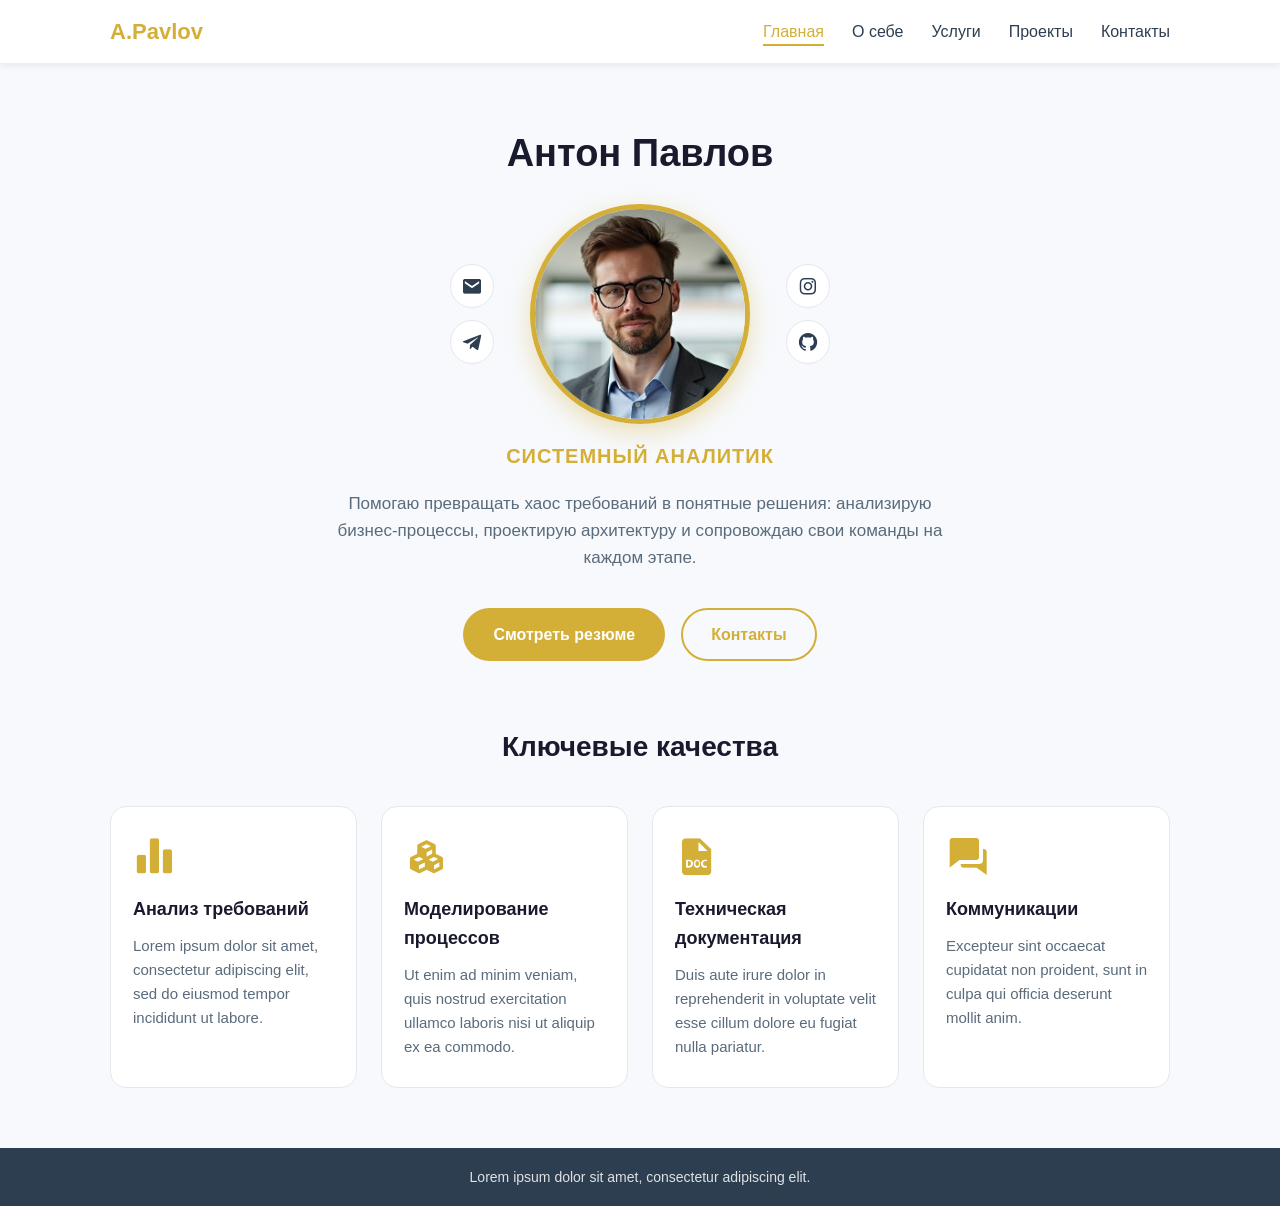
<file: index.html>
<!DOCTYPE html>
<html lang="ru">
<head>
    <meta charset="UTF-8">
    <meta name="viewport" content="width=device-width, initial-scale=1.0">

    <!-- Подключаем общие стили для всех страниц -->
    <link rel="stylesheet" href="css/style.css">
    <!-- Подключаем стили страницы «Главная» -->
    <link rel="stylesheet" href="css/home.css">
    <!-- Подключаем иконки Boxicons -->
    <link href="https://unpkg.com/boxicons@2.1.4/css/boxicons.min.css" rel="stylesheet">

    <title>Главная | A.Pavlov</title>
</head>

<body>
    <!-- Шапка сайта с навигационной панелью -->
    <header class="header">
        <div class="container header_inner">
            <!-- Логотип / название сайта -->
            <a href="index.html" class="logo">A.Pavlov</a>

            <!-- Навигационное меню -->
            <nav class="nav">
                <ul class="nav_list">
                    <li class="nav_item"><a href="index.html" class="nav_link nav_link--active">Главная</a></li>
                    <li class="nav_item"><a href="about.html" class="nav_link">О себе</a></li>
                    <li class="nav_item"><a href="services.html" class="nav_link">Услуги</a></li>
                    <li class="nav_item"><a href="projects.html" class="nav_link">Проекты</a></li>
                    <li class="nav_item"><a href="contacts.html" class="nav_link">Контакты</a></li>
                </ul>
            </nav>
        </div>
    </header>

    <!-- Основной блок главной страницы -->
    <main class="home">
        <div class="container home_inner">
            <h1 class="home_name">Антон Павлов</h1>

            <!-- Иконки соцсетей и фото -->
            <div class="home_media">
                <!-- Иконки слева от фотографии -->
                <aside class="socials socials--left">
                    <a href="#" class="socials_link" title="Email"><i class="bx bxs-envelope"></i></a>
                    <a href="#" class="socials_link" title="Telegram"><i class="bx bxl-telegram"></i></a>
                </aside>

                <!-- Фотография в круглой рамке -->
                <div class="home_avatar">
                    <img src="accets/home.jpg" alt="Фотография Антона Павлова" class="home_photo">
                </div>

                <!-- Иконки справа от фотографии -->
                <aside class="socials socials--right">
                    <a href="#" class="socials_link" title="Instagram"><i class="bx bxl-instagram"></i></a>
                    <a href="#" class="socials_link" title="GitHub"><i class="bx bxl-github"></i></a>
                </aside>
            </div>

            <!-- Роль / профессия -->
            <p class="home_role">Системный аналитик</p>

            <!-- Короткое приветствие -->
            <p class="home_text">Помогаю превращать хаос требований в понятные решения: анализирую бизнес-процессы, проектирую архитектуру и сопровождаю свои команды на каждом этапе.</p>

            <!-- Кнопки действий -->
            <div class="home_buttons">
                <!-- Ссылка на резюме (PDF ещё не добавлен, ссылка-плейсхолдер) -->
                <a href="#" class="btn btn--primary">Смотреть резюме</a>
                <!-- Ссылка на страницу «Контакты» (страница создаётся позже) -->
                <a href="contacts.html" class="btn btn--secondary">Контакты</a>
            </div>

            <!-- Блок ключевых качеств -->
            <section class="qualities">
                <h2 class="qualities_title">Ключевые качества</h2>

                <!-- Сетка карточек -->
                <div class="qualities_grid">
                    <!-- Карточка: анализ требований -->
                    <article class="quality-card">
                        <i class="bx bxs-bar-chart-alt-2 quality-card_icon"></i>
                        <h3 class="quality-card_title">Анализ требований</h3>
                        <p class="quality-card_text">Lorem ipsum dolor sit amet, consectetur adipiscing elit, sed do eiusmod tempor incididunt ut labore.</p>
                    </article>

                    <!-- Карточка: моделирование требований -->
                    <article class="quality-card">
                        <i class="bx bxs-component quality-card_icon"></i>
                        <h3 class="quality-card_title">Моделирование процессов</h3>
                        <p class="quality-card_text">Ut enim ad minim veniam, quis nostrud exercitation ullamco laboris nisi ut aliquip ex ea commodo.</p>
                    </article>

                    <!-- Карточка: работа с документацией -->
                    <article class="quality-card">
                        <i class="bx bxs-file-doc quality-card_icon"></i>
                        <h3 class="quality-card_title">Техническая документация</h3>
                        <p class="quality-card_text">Duis aute irure dolor in reprehenderit in voluptate velit esse cillum dolore eu fugiat nulla pariatur.</p>
                    </article>

                    <!-- Карточка: коммуникации -->
                    <article class="quality-card">
                        <i class="bx bxs-conversation quality-card_icon"></i>
                        <h3 class="quality-card_title">Коммуникации</h3>
                        <p class="quality-card_text">Excepteur sint occaecat cupidatat non proident, sunt in culpa qui officia deserunt mollit anim.</p>
                    </article>
                </div>
            </section>
        </div>
    </main>

    <!-- Подвал сайта -->
    <footer class="footer">
        <div class="container">
            <p class="footer_text">Lorem ipsum dolor sit amet, consectetur adipiscing elit.</p>
        </div>
    </footer>
</body>
</html>
</file>
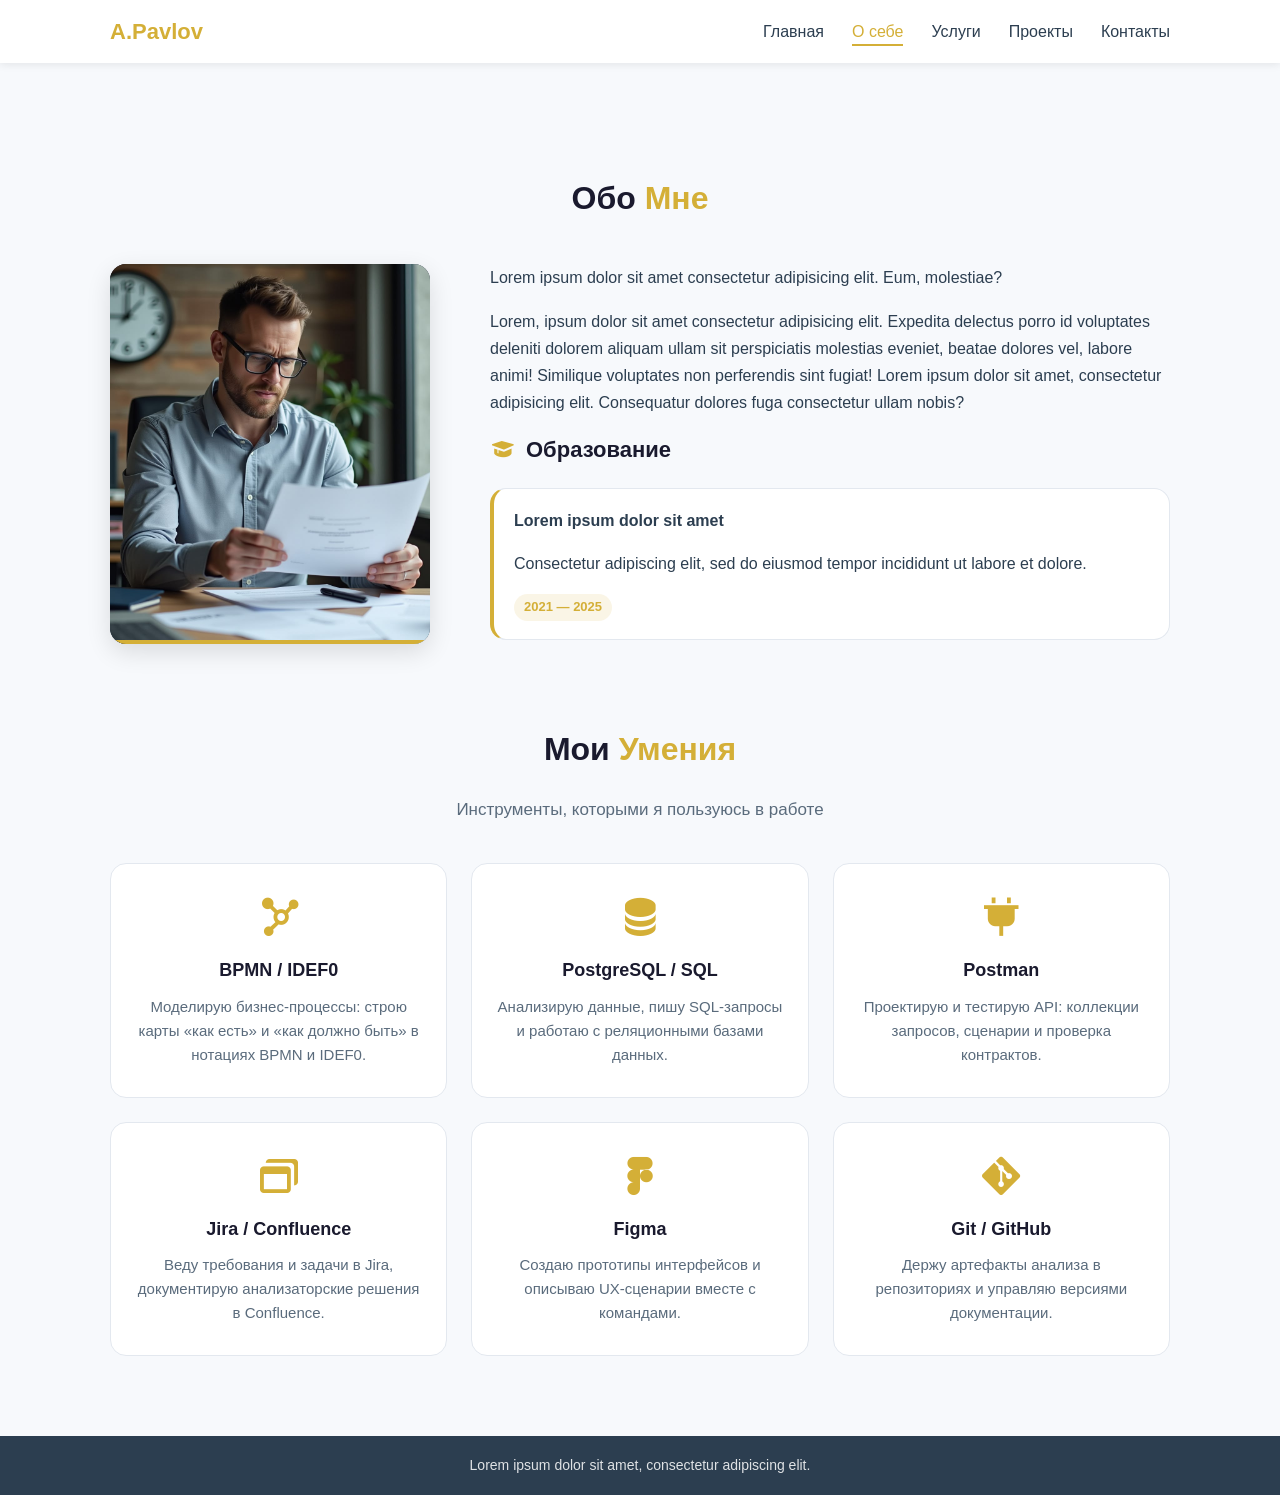
<file: about.html>
<!DOCTYPE html>
<html lang="ru">
<head>
    <meta charset="UTF-8">
    <meta name="viewport" content="width=device-width, initial-scale=1.0">

    <!-- Подключаем общие стили для всех страниц -->
    <link rel="stylesheet" href="css/style.css">
    <!-- Подключаем стили страницы «Главная» -->
    <link rel="stylesheet" href="css/about.css">
    <!-- Подключаем иконки Boxicons -->
    <link href="https://unpkg.com/boxicons@2.1.4/css/boxicons.min.css" rel="stylesheet">

    <title>Обо мне | A.Pavlov</title>
</head>

<body>
    <!-- Шапка сайта с навигационной панелью -->
    <header class="header">
        <div class="container header_inner">
            <!-- Логотип / название сайта -->
            <a href="index.html" class="logo">A.Pavlov</a>

            <!-- Навигационное меню -->
            <nav class="nav">
                <ul class="nav_list">
                    <li class="nav_item"><a href="index.html" class="nav_link">Главная</a></li>
                    <li class="nav_item"><a href="about.html" class="nav_link nav_link--active">О себе</a></li>
                    <li class="nav_item"><a href="services.html" class="nav_link">Услуги</a></li>
                    <li class="nav_item"><a href="projects.html" class="nav_link">Проекты</a></li>
                    <li class="nav_item"><a href="contacts.html" class="nav_link">Контакты</a></li>
                </ul>
            </nav>
        </div>
    </header>

    <section class="about">
        <div class="container">
            <h2 class="section_title">Обо <span>Мне</span></h2>
            <div class="about_content">
                <div class="about_photo">
                    <img src="accets/about.jpg" alt="about_img">
                </div>
                <div class="about_info">
                    <p>Lorem ipsum dolor sit amet consectetur adipisicing elit. Eum, molestiae?</p>
                    <p>Lorem, ipsum dolor sit amet consectetur adipisicing elit. 
                        Expedita delectus porro id voluptates deleniti dolorem aliquam ullam sit 
                        perspiciatis molestias eveniet, beatae dolores vel, labore animi! 
                        Similique voluptates non perferendis sint fugiat! Lorem ipsum dolor sit amet, consectetur adipisicing elit. 
                        Consequatur dolores fuga consectetur ullam nobis?
                    </p>

                    <h3 class="about_edu_title"><i class="bx bxs-graduation"></i> Образование</h3>
                    <div class="about_edu">
                        <div class="about_edu_item">
                            <p class="about_edu_name">Lorem ipsum dolor sit amet</p>
                            <p class="about_edu_text">Consectetur adipiscing elit, sed do eiusmod tempor incididunt ut labore et dolore.</p>
                            <span class="about_edu_year">2021 — 2025</span>
                        </div>
                    </div>
                </div>
            </div>
        </div>
    </section>

    <section class="skills">
        <div class="container">
            <h2 class="section_title">Мои <span>Умения</span></h2>
            <p class="skills_subtitle">Инструменты, которыми я пользуюсь в работе</p>

            <div class="skills_grid">
                <article class="skills_card">
                    <i class="bx bxs-network-chart skills_card_icon"></i>
                    <h3 class="skills_card_title">BPMN / IDEF0</h3>
                    <p class="skills_card_text">Моделирую бизнес-процессы: строю карты «как есть» и «как должно быть» в нотациях BPMN и IDEF0.</p>
                </article>

                <article class="skills_card">
                    <i class="bx bxs-data skills_card_icon"></i>
                    <h3 class="skills_card_title">PostgreSQL / SQL</h3>
                    <p class="skills_card_text">Анализирую данные, пишу SQL-запросы и работаю с реляционными базами данных.</p>
                </article>

                <article class="skills_card">
                    <i class="bx bxs-plug skills_card_icon"></i>
                    <h3 class="skills_card_title">Postman</h3>
                    <p class="skills_card_text">Проектирую и тестирую API: коллекции запросов, сценарии и проверка контрактов.</p>
                </article>

                <article class="skills_card">
                    <i class="bx bx-windows skills_card_icon"></i>
                    <h3 class="skills_card_title">Jira / Confluence</h3>
                    <p class="skills_card_text">Веду требования и задачи в Jira, документирую анализаторские решения в Confluence.</p>
                </article>

                <article class="skills_card">
                    <i class="bx bxl-figma skills_card_icon"></i>
                    <h3 class="skills_card_title">Figma</h3>
                    <p class="skills_card_text">Создаю прототипы интерфейсов и описываю UX-сценарии вместе с командами.</p>
                </article>

                <article class="skills_card">
                    <i class="bx bxl-git skills_card_icon"></i>
                    <h3 class="skills_card_title">Git / GitHub</h3>
                    <p class="skills_card_text">Держу артефакты анализа в репозиториях и управляю версиями документации.</p>
                </article>
            </div>
        </div>
    </section>

    <footer class="footer">
        <div class="container">
            <p class="footer_text">Lorem ipsum dolor sit amet, consectetur adipiscing elit.</p>
        </div>
    </footer>
</body>
</file>
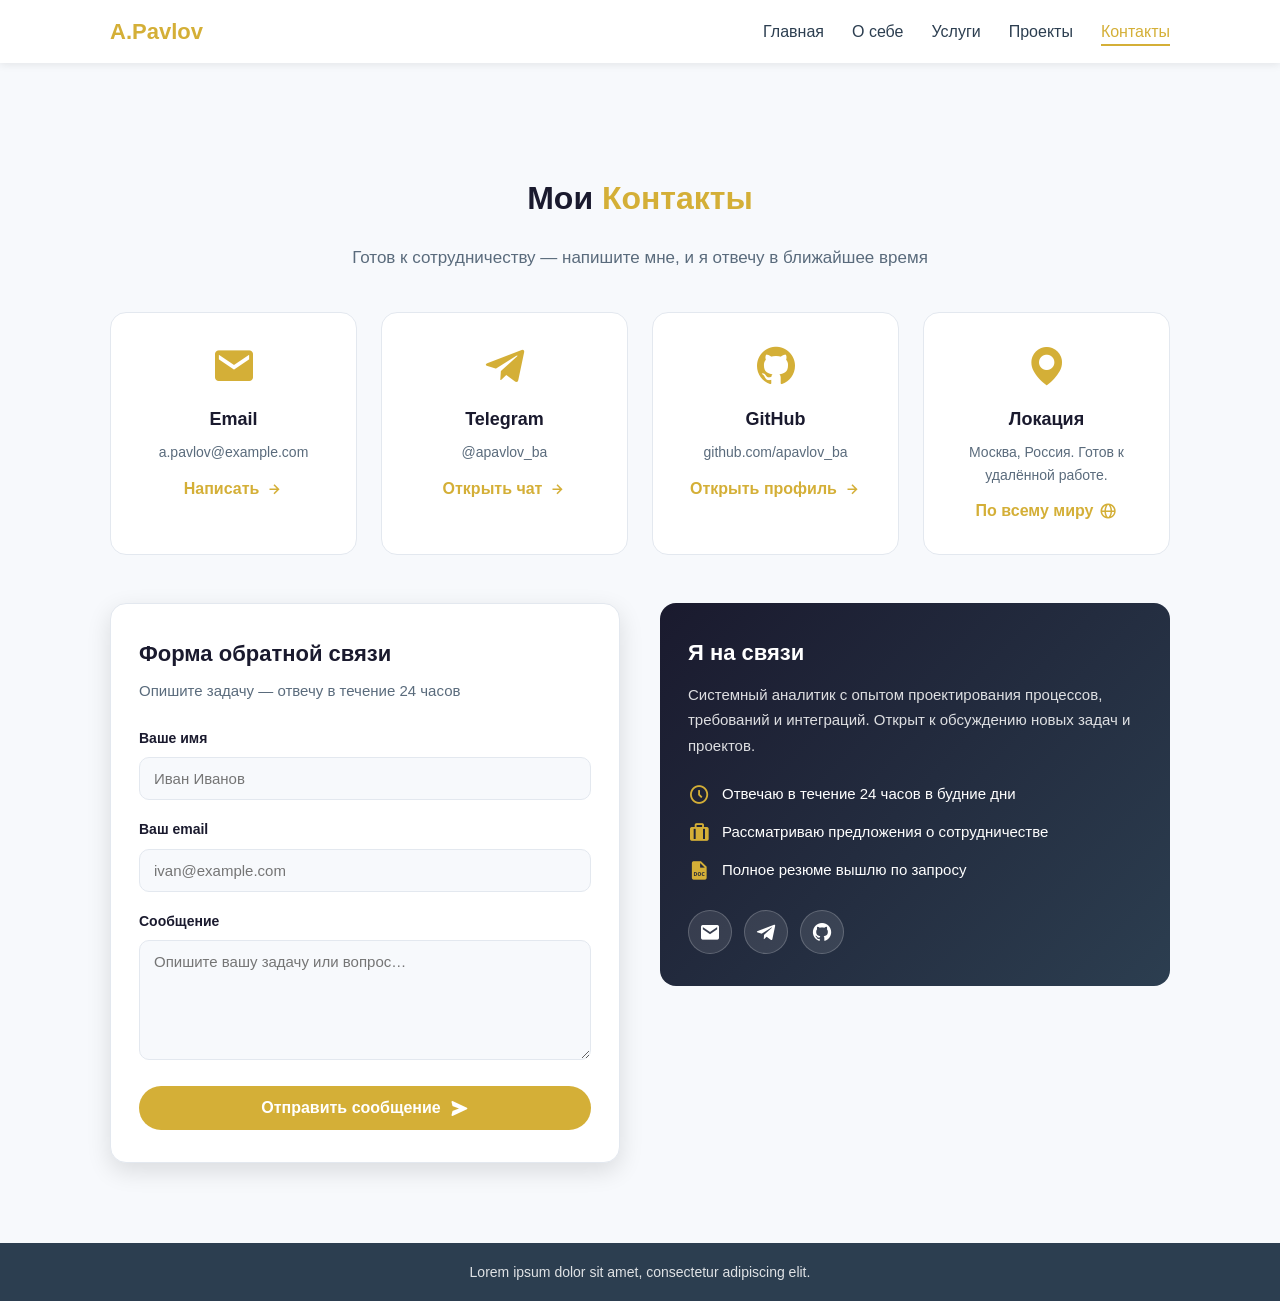
<file: contacts.html>
<!DOCTYPE html>
<html lang="ru">
<head>
    <meta charset="UTF-8">
    <meta name="viewport" content="width=device-width, initial-scale=1.0">

    <!-- Подключаем общие стили для всех страниц -->
    <link rel="stylesheet" href="css/style.css">
    <!-- Подключаем стили страницы «Контакты» -->
    <link rel="stylesheet" href="css/contacts.css">
    <!-- Подключаем иконки Boxicons -->
    <link href="https://unpkg.com/boxicons@2.1.4/css/boxicons.min.css" rel="stylesheet">

    <title>Контакты | A.Pavlov</title>
</head>

<body>
    <!-- Шапка сайта с навигационной панелью -->
    <header class="header">
        <div class="container header_inner">
            <!-- Логотип / название сайта -->
            <a href="index.html" class="logo">A.Pavlov</a>

            <!-- Навигационное меню -->
            <nav class="nav">
                <ul class="nav_list">
                    <li class="nav_item"><a href="index.html" class="nav_link">Главная</a></li>
                    <li class="nav_item"><a href="about.html" class="nav_link">О себе</a></li>
                    <li class="nav_item"><a href="services.html" class="nav_link">Услуги</a></li>
                    <li class="nav_item"><a href="projects.html" class="nav_link">Проекты</a></li>
                    <li class="nav_item"><a href="contacts.html" class="nav_link nav_link--active">Контакты</a></li>
                </ul>
            </nav>
        </div>
    </header>

    <!-- Основной блок страницы контактов -->
    <main class="contacts">
        <div class="container">
            <h2 class="section_title">Мои <span>Контакты</span></h2>
            <p class="contacts_subtitle">Готов к сотрудничеству — напишите мне, и я отвечу в ближайшее время</p>

            <!-- Сетка карточек с контактами -->
            <div class="contacts_grid">
                <!-- Контакт: email -->
                <article class="contact_card">
                    <i class="bx bxs-envelope contact_card_icon"></i>
                    <h3 class="contact_card_title">Email</h3>
                    <p class="contact_card_text">a.pavlov@example.com</p>
                    <a href="mailto:a.pavlov@example.com" class="contact_card_link">Написать <i class="bx bx-right-arrow-alt"></i></a>
                </article>

                <!-- Контакт: telegram -->
                <article class="contact_card">
                    <i class="bx bxl-telegram contact_card_icon"></i>
                    <h3 class="contact_card_title">Telegram</h3>
                    <p class="contact_card_text">@apavlov_ba</p>
                    <a href="https://t.me/apavlov_ba" target="_blank" rel="noopener" class="contact_card_link">Открыть чат <i class="bx bx-right-arrow-alt"></i></a>
                </article>

                <!-- Контакт: github -->
                <article class="contact_card">
                    <i class="bx bxl-github contact_card_icon"></i>
                    <h3 class="contact_card_title">GitHub</h3>
                    <p class="contact_card_text">github.com/apavlov_ba</p>
                    <a href="https://github.com/apavlov_ba" target="_blank" rel="noopener" class="contact_card_link">Открыть профиль <i class="bx bx-right-arrow-alt"></i></a>
                </article>

                <!-- Контакт: локация -->
                <article class="contact_card">
                    <i class="bx bxs-map contact_card_icon"></i>
                    <h3 class="contact_card_title">Локация</h3>
                    <p class="contact_card_text">Москва, Россия. Готов к удалённой работе.</p>
                    <span class="contact_card_link">По всему миру <i class="bx bx-globe"></i></span>
                </article>
            </div>

            <!-- Блок с формой обратной связи и доп. информацией -->
            <div class="contacts_bottom">
                <!-- Форма обратной связи. Сайт статический, без бэкенда, поэтому письмо формируется в почтовом клиенте через mailto. -->
                <form class="contact_form" action="mailto:a.pavlov@example.com" method="post" enctype="text/plain">
                    <h3 class="contact_form_title">Форма обратной связи</h3>
                    <p class="contact_form_subtitle">Опишите задачу — отвечу в течение 24 часов</p>

                    <div class="form_group">
                        <label for="contact-name">Ваше имя</label>
                        <input type="text" id="contact-name" name="Имя" placeholder="Иван Иванов" required>
                    </div>

                    <div class="form_group">
                        <label for="contact-email">Ваш email</label>
                        <input type="email" id="contact-email" name="Email" placeholder="ivan@example.com" required>
                    </div>

                    <div class="form_group">
                        <label for="contact-message">Сообщение</label>
                        <textarea id="contact-message" name="Сообщение" placeholder="Опишите вашу задачу или вопрос…" required></textarea>
                    </div>

                    <button type="submit" class="btn btn--primary">Отправить сообщение <i class="bx bxs-send"></i></button>
                </form>

                <!-- Блок «Я на связи» -->
                <aside class="contacts_info">
                    <h3 class="contacts_info_title">Я на связи</h3>
                    <p class="contacts_info_text">Системный аналитик с опытом проектирования процессов, требований и интеграций. Открыт к обсуждению новых задач и проектов.</p>

                    <ul class="contacts_info_list">
                        <li><i class="bx bx-time-five"></i> Отвечаю в течение 24 часов в будние дни</li>
                        <li><i class="bx bxs-briefcase-alt"></i> Рассматриваю предложения о сотрудничестве</li>
                        <li><i class="bx bxs-file-doc"></i> Полное резюме вышлю по запросу</li>
                    </ul>

                    <!-- Соцсети -->
                    <div class="contacts_info_socials">
                        <a href="mailto:a.pavlov@example.com" title="Email" class="contacts_info_social"><i class="bx bxs-envelope"></i></a>
                        <a href="https://t.me/apavlov_ba" target="_blank" rel="noopener" title="Telegram" class="contacts_info_social"><i class="bx bxl-telegram"></i></a>
                        <a href="https://github.com/apavlov_ba" target="_blank" rel="noopener" title="GitHub" class="contacts_info_social"><i class="bx bxl-github"></i></a>
                    </div>
                </aside>
            </div>
        </div>
    </main>

    <!-- Подвал сайта -->
    <footer class="footer">
        <div class="container">
            <p class="footer_text">Lorem ipsum dolor sit amet, consectetur adipiscing elit.</p>
        </div>
    </footer>
</body>
</html>
</file>
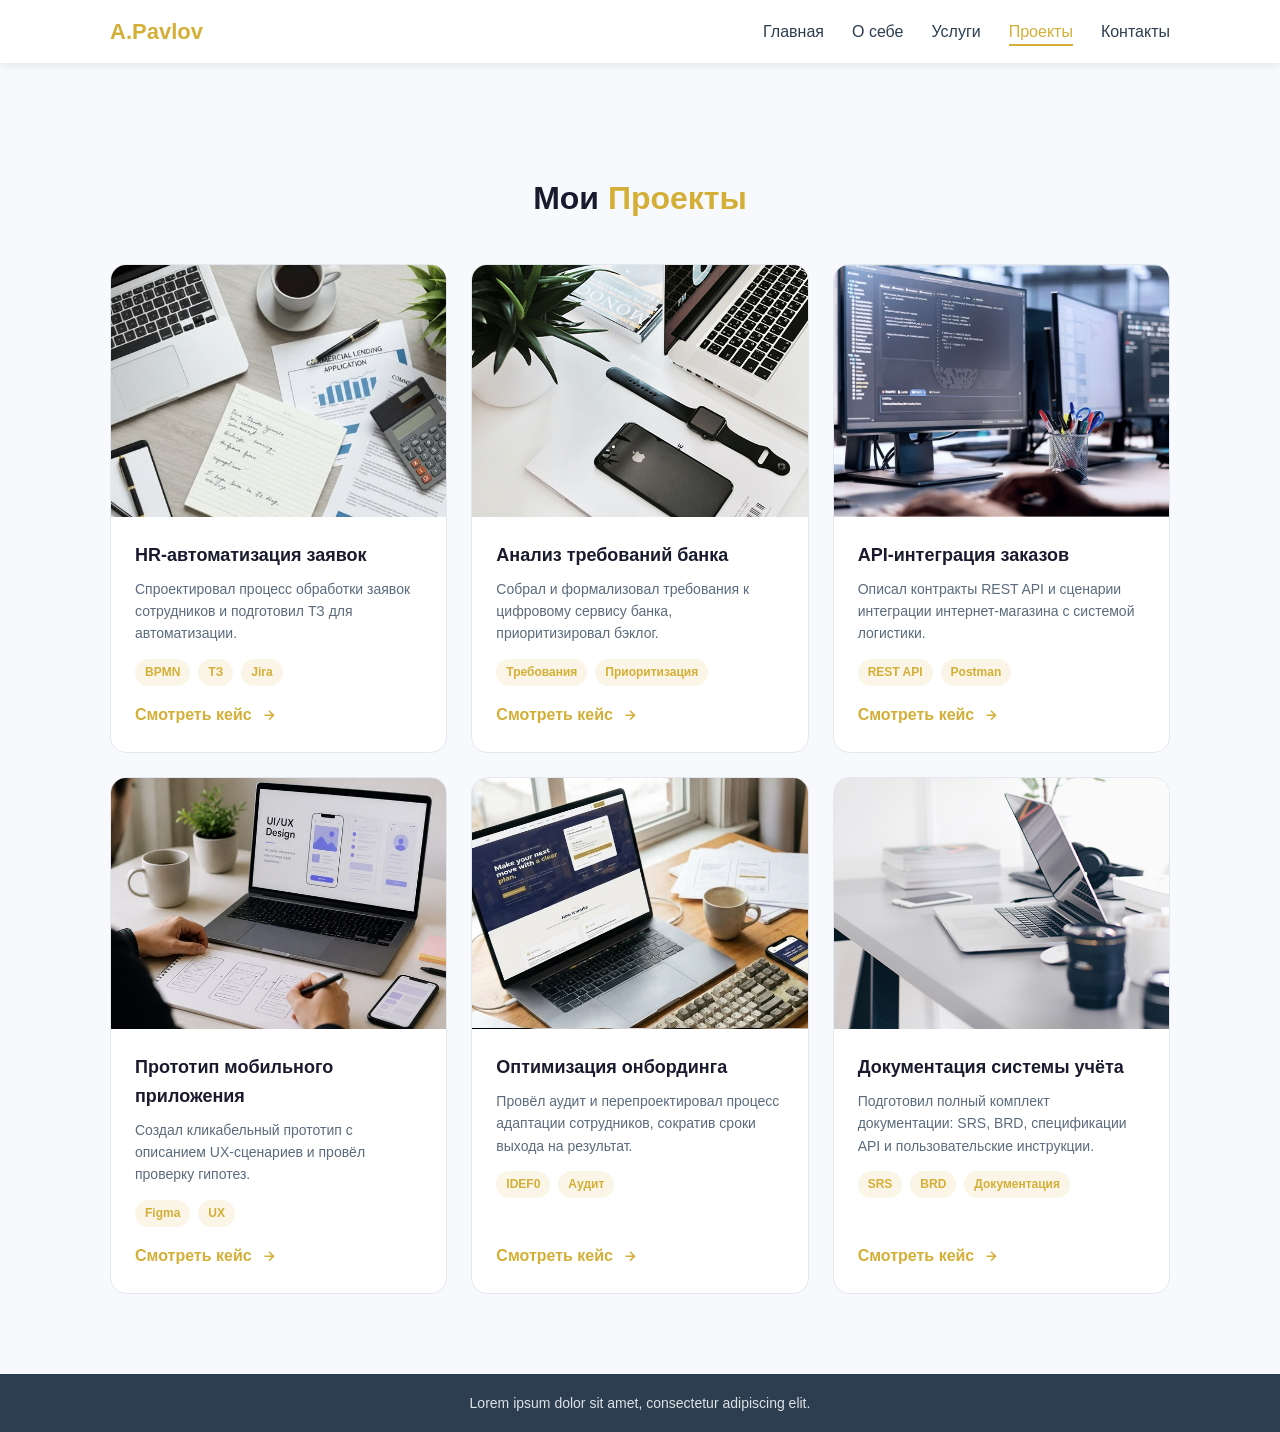
<file: projects.html>
<!DOCTYPE html>
<html lang="ru">
<head>
    <meta charset="UTF-8">
    <meta name="viewport" content="width=device-width, initial-scale=1.0">

    <!-- Подключаем общие стили для всех страниц -->
    <link rel="stylesheet" href="css/style.css">
    <!-- Подключаем стили страницы «Проекты» -->
    <link rel="stylesheet" href="css/projects.css">
    <!-- Подключаем иконки Boxicons -->
    <link href="https://unpkg.com/boxicons@2.1.4/css/boxicons.min.css" rel="stylesheet">

    <title>Проекты | A.Pavlov</title>
</head>

<body>
    <!-- Шапка сайта с навигационной панелью -->
    <header class="header">
        <div class="container header_inner">
            <!-- Логотип / название сайта -->
            <a href="index.html" class="logo">A.Pavlov</a>

            <!-- Навигационное меню -->
            <nav class="nav">
                <ul class="nav_list">
                    <li class="nav_item"><a href="index.html" class="nav_link">Главная</a></li>
                    <li class="nav_item"><a href="about.html" class="nav_link">О себе</a></li>
                    <li class="nav_item"><a href="services.html" class="nav_link">Услуги</a></li>
                    <li class="nav_item"><a href="projects.html" class="nav_link nav_link--active">Проекты</a></li>
                    <li class="nav_item"><a href="contacts.html" class="nav_link">Контакты</a></li>
                </ul>
            </nav>
        </div>
    </header>

    <!-- Основной блок страницы проектов -->
    <main class="projects">
        <div class="container">
            <h2 class="section_title">Мои <span>Проекты</span></h2>

            <!-- Сетка проектов -->
            <div class="projects_grid">
                <!-- Проект: автоматизация HR-заявок -->
                <article class="project_card">
                    <div class="project_card_media">
                        <img src="accets/portfolio1.jpg" alt="Превью проекта HR-автоматизация">
                    </div>
                    <div class="project_card_body">
                        <h3 class="project_card_title">HR-автоматизация заявок</h3>
                        <p class="project_card_text">Спроектировал процесс обработки заявок сотрудников и подготовил ТЗ для автоматизации.</p>
                        <div class="project_card_tags">
                            <span class="project_tag">BPMN</span>
                            <span class="project_tag">ТЗ</span>
                            <span class="project_tag">Jira</span>
                        </div>
                        <a href="#" class="project_card_link">Смотреть кейс <i class="bx bx-right-arrow-alt"></i></a>
                    </div>
                </article>

                <!-- Проект: анализ требований банковского сервиса -->
                <article class="project_card">
                    <div class="project_card_media">
                        <img src="accets/portfolio2.jpg" alt="Превью проекта анализа требований">
                    </div>
                    <div class="project_card_body">
                        <h3 class="project_card_title">Анализ требований банка</h3>
                        <p class="project_card_text">Собрал и формализовал требования к цифровому сервису банка, приоритизировал бэклог.</p>
                        <div class="project_card_tags">
                            <span class="project_tag">Требования</span>
                            <span class="project_tag">Приоритизация</span>
                        </div>
                        <a href="#" class="project_card_link">Смотреть кейс <i class="bx bx-right-arrow-alt"></i></a>
                    </div>
                </article>

                <!-- Проект: API-интеграция -->
                <article class="project_card">
                    <div class="project_card_media">
                        <img src="accets/portfolio3.jpg" alt="Превью проекта API-интеграции">
                    </div>
                    <div class="project_card_body">
                        <h3 class="project_card_title">API-интеграция заказов</h3>
                        <p class="project_card_text">Описал контракты REST API и сценарии интеграции интернет-магазина с системой логистики.</p>
                        <div class="project_card_tags">
                            <span class="project_tag">REST API</span>
                            <span class="project_tag">Postman</span>
                        </div>
                        <a href="#" class="project_card_link">Смотреть кейс <i class="bx bx-right-arrow-alt"></i></a>
                    </div>
                </article>

                <!-- Проект: прототип мобильного приложения -->
                <article class="project_card">
                    <div class="project_card_media">
                        <img src="accets/portfolio4.jpg" alt="Превью проекта прототипа приложения">
                    </div>
                    <div class="project_card_body">
                        <h3 class="project_card_title">Прототип мобильного приложения</h3>
                        <p class="project_card_text">Создал кликабельный прототип с описанием UX-сценариев и провёл проверку гипотез.</p>
                        <div class="project_card_tags">
                            <span class="project_tag">Figma</span>
                            <span class="project_tag">UX</span>
                        </div>
                        <a href="#" class="project_card_link">Смотреть кейс <i class="bx bx-right-arrow-alt"></i></a>
                    </div>
                </article>

                <!-- Проект: оптимизация онбординга -->
                <article class="project_card">
                    <div class="project_card_media">
                        <img src="accets/portfolio5.jpg" alt="Превью проекта оптимизации онбординга">
                    </div>
                    <div class="project_card_body">
                        <h3 class="project_card_title">Оптимизация онбординга</h3>
                        <p class="project_card_text">Провёл аудит и перепроектировал процесс адаптации сотрудников, сократив сроки выхода на результат.</p>
                        <div class="project_card_tags">
                            <span class="project_tag">IDEF0</span>
                            <span class="project_tag">Аудит</span>
                        </div>
                        <a href="#" class="project_card_link">Смотреть кейс <i class="bx bx-right-arrow-alt"></i></a>
                    </div>
                </article>

                <!-- Проект: документация системы учёта -->
                <article class="project_card">
                    <div class="project_card_media">
                        <img src="accets/portfolio6.jpg" alt="Превью проекта документации системы учёта">
                    </div>
                    <div class="project_card_body">
                        <h3 class="project_card_title">Документация системы учёта</h3>
                        <p class="project_card_text">Подготовил полный комплект документации: SRS, BRD, спецификации API и пользовательские инструкции.</p>
                        <div class="project_card_tags">
                            <span class="project_tag">SRS</span>
                            <span class="project_tag">BRD</span>
                            <span class="project_tag">Документация</span>
                        </div>
                        <a href="#" class="project_card_link">Смотреть кейс <i class="bx bx-right-arrow-alt"></i></a>
                    </div>
                </article>
            </div>
        </div>
    </main>

    <!-- Подвал сайта -->
    <footer class="footer">
        <div class="container">
            <p class="footer_text">Lorem ipsum dolor sit amet, consectetur adipiscing elit.</p>
        </div>
    </footer>
</body>
</html>
</file>
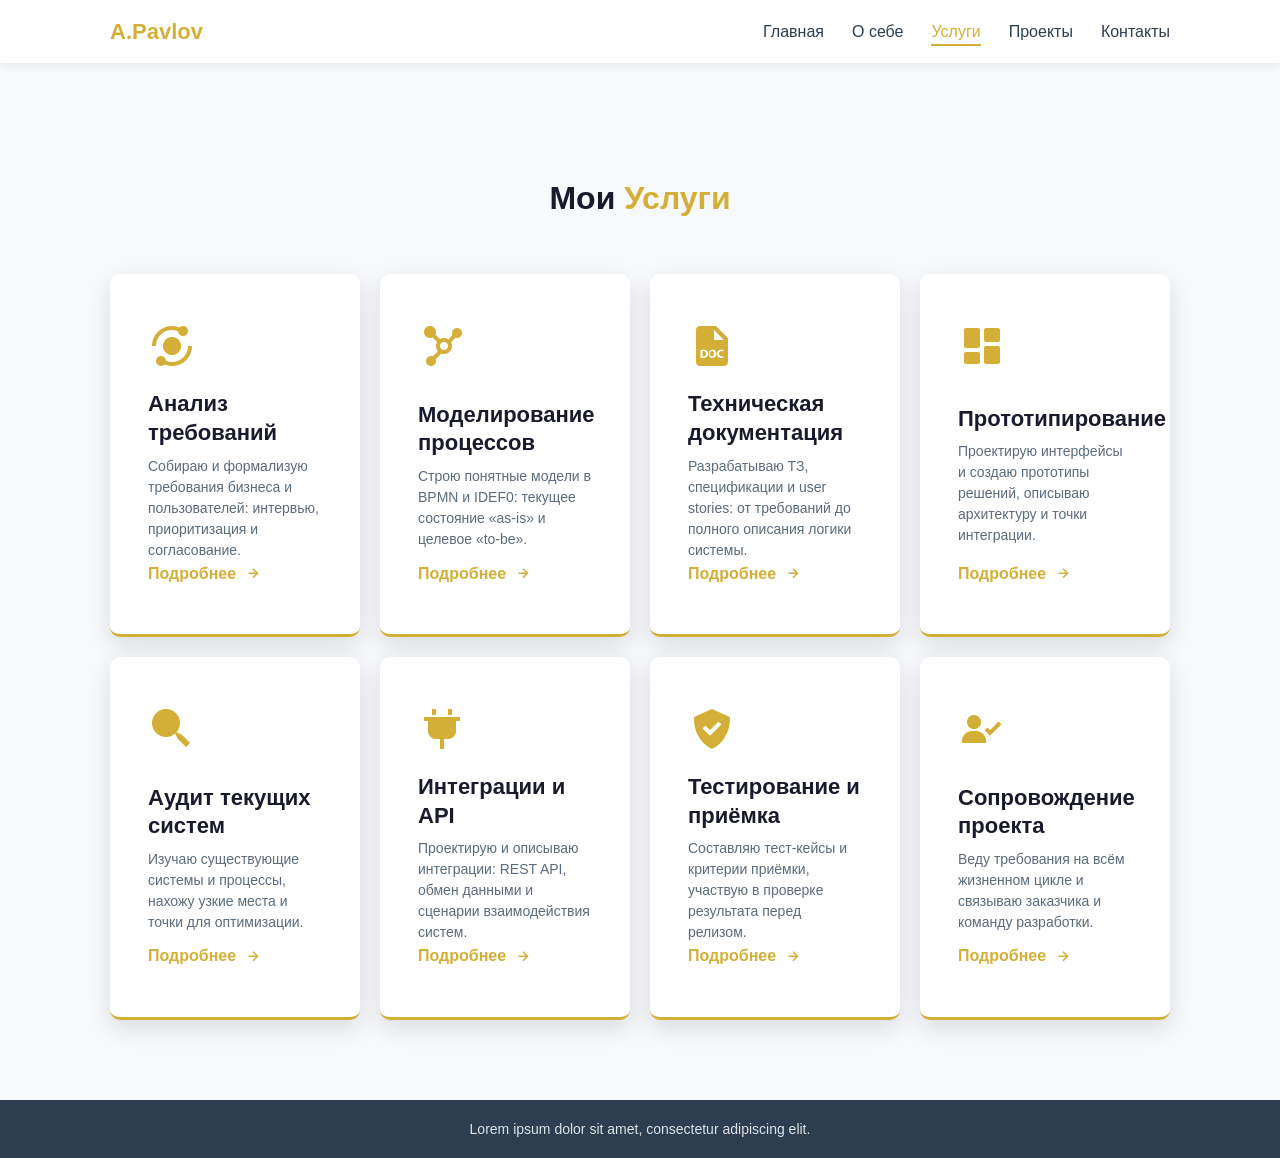
<file: services.html>
<!DOCTYPE html>
<html lang="ru">
<head>
    <meta charset="UTF-8">
    <meta name="viewport" content="width=device-width, initial-scale=1.0">

    <!-- Подключаем общие стили для всех страниц -->
    <link rel="stylesheet" href="css/style.css">
    <!-- Подключаем стили страницы «Услуги» -->
    <link rel="stylesheet" href="css/services.css">
    <!-- Подключаем иконки Boxicons -->
    <link href="https://unpkg.com/boxicons@2.1.4/css/boxicons.min.css" rel="stylesheet">

    <title>Услуги | A.Pavlov</title>
</head>

<body>
    <!-- Шапка сайта с навигационной панелью -->
    <header class="header">
        <div class="container header_inner">
            <!-- Логотип / название сайта -->
            <a href="index.html" class="logo">A.Pavlov</a>

            <!-- Навигационное меню -->
            <nav class="nav">
                <ul class="nav_list">
                    <li class="nav_item"><a href="index.html" class="nav_link">Главная</a></li>
                    <li class="nav_item"><a href="about.html" class="nav_link">О себе</a></li>
                    <li class="nav_item"><a href="services.html" class="nav_link nav_link--active">Услуги</a></li>
                    <li class="nav_item"><a href="projects.html" class="nav_link">Проекты</a></li>
                    <li class="nav_item"><a href="contacts.html" class="nav_link">Контакты</a></li>
                </ul>
            </nav>
        </div>
    </header>

    <!-- Основной блок страницы услуг -->
    <main class="services">
        <div class="container">
            <h2 class="services-description">Мои <span>Услуги</span></h2>

            <!-- Список услуг -->
            <ul class="services-list">
                <!-- Контейнер с карточками (li отвечает за расположение в линию) -->
                <li class="services-container">
                    <!-- Карточка: анализ требований -->
                    <article class="services-card">
                        <i class="bx bxs-analyse"></i>
                        <div class="services-card_body">
                            <h3>Анализ требований</h3>
                            <p>Собираю и формализую требования бизнеса и пользователей: интервью, 
                                приоритизация и согласование.
                            </p>
                        </div>
                        <a href="#" class="learn-more-btn" data-modal="modal-requirements">Подробнее 
                            <i class="bx bx-right-arrow-alt"></i></a>
                    </article>

                    <!-- Карточка: моделирование процессов -->
                    <article class="services-card">
                        <i class="bx bxs-network-chart"></i>
                        <div class="services-card_body">
                            <h3>Моделирование процессов</h3>
                            <p>Строю понятные модели в BPMN и IDEF0: текущее состояние «as-is» и целевое 
                                «to-be».
                            </p>
                        </div>
                        <a href="#" class="learn-more-btn" data-modal="modal-modeling">Подробнее 
                            <i class="bx bx-right-arrow-alt"></i></a>
                    </article>

                    <!-- Карточка: техническая документация -->
                    <article class="services-card">
                        <i class="bx bxs-file-doc"></i>
                        <div class="services-card_body">
                            <h3>Техническая документация</h3>
                            <p>Разрабатываю ТЗ, спецификации и user stories: от требований до полного описания 
                                логики системы.
                            </p>
                        </div>
                        <a href="#" class="learn-more-btn" data-modal="modal-docs">Подробнее 
                            <i class="bx bx-right-arrow-alt"></i></a>
                    </article>

                    <!-- Карточка: прототипирование -->
                    <article class="services-card">
                        <i class="bx bxs-dashboard"></i>
                        <div class="services-card_body">
                            <h3>Прототипирование</h3>
                            <p>Проектирую интерфейсы и создаю прототипы решений, описываю архитектуру и 
                                точки интеграции.
                            </p>
                        </div>
                        <a href="#" class="learn-more-btn" data-modal="modal-prototyping">Подробнее 
                            <i class="bx bx-right-arrow-alt"></i></a>
                    </article>

                    <!-- Карточка: аудит текущих систем -->
                    <article class="services-card">
                        <i class="bx bxs-search-alt-2"></i>
                        <div class="services-card_body">
                            <h3>Аудит текущих систем</h3>
                            <p>Изучаю существующие системы и процессы, нахожу узкие места и точки для 
                                оптимизации.
                            </p>
                        </div>
                        <a href="#" class="learn-more-btn" data-modal="modal-audit">Подробнее 
                            <i class="bx bx-right-arrow-alt"></i></a>
                    </article>

                    <!-- Карточка: интеграции и API -->
                    <article class="services-card">
                        <i class="bx bxs-plug"></i>
                        <div class="services-card_body">
                            <h3>Интеграции и API</h3>
                            <p>Проектирую и описываю интеграции: REST API, обмен данными и сценарии 
                                взаимодействия систем.
                            </p>
                        </div>
                        <a href="#" class="learn-more-btn" data-modal="modal-api">Подробнее 
                            <i class="bx bx-right-arrow-alt"></i></a>
                    </article>

                    <!-- Карточка: тестирование и приёмка -->
                    <article class="services-card">
                        <i class="bx bxs-check-shield"></i>
                        <div class="services-card_body">
                            <h3>Тестирование и приёмка</h3>
                            <p>Составляю тест-кейсы и критерии приёмки, участвую в проверке результата перед 
                                релизом.
                            </p>
                        </div>
                        <a href="#" class="learn-more-btn" data-modal="modal-testing">Подробнее 
                            <i class="bx bx-right-arrow-alt"></i></a>
                    </article>

                    <!-- Карточка: сопровождение проекта -->
                    <article class="services-card">
                        <i class="bx bxs-user-check"></i>
                        <div class="services-card_body">
                            <h3>Сопровождение проекта</h3>
                            <p>Веду требования на всём жизненном цикле и связываю заказчика и команду 
                                разработки.
                            </p>
                        </div>
                        <a href="#" class="learn-more-btn" data-modal="modal-support">Подробнее 
                            <i class="bx bx-right-arrow-alt"></i></a>
                    </article>
                </li>
            </ul>
        </div>
    </main>

    <!-- Модальное окно: анализ требований -->
    <div class="services-modal" id="modal-requirements">
        <div class="services-modal_body">
            <i class="bx bx-x modal-close-btn"></i>
            <h3 class="services-modal_title">Анализ требований</h3>
            <h4 class="services-modal_subtitle">Что включает услуга?</h4>
            <p>Анализ требований помогает понять, что именно нужно бизнесу и пользователям, и превратить 
                разрозненные пожелания в формализованные и понятные команде требования.
            </p>
            <h4 class="services-modal_subtitle">Что я делаю</h4>
            <ul class="services-modal_list">
                <li><i class="bx bxs-check-circle"></i> Провожу интервью с заказчиками и пользователями</li>
                <li><i class="bx bxs-check-circle"></i> Формализую и структурирую требования</li>
                <li><i class="bx bxs-check-circle"></i> Приоритизирую и оцениваю трудоёмкость</li>
                <li><i class="bx bxs-check-circle"></i> Согласую требования с командой и заказчиком</li>
            </ul>
        </div>
    </div>

    <!-- Модальное окно: моделирование процессов -->
    <div class="services-modal" id="modal-modeling">
        <div class="services-modal_body">
            <i class="bx bx-x modal-close-btn"></i>
            <h3 class="services-modal_title">Моделирование процессов</h3>
            <h4 class="services-modal_subtitle">Что включает услуга?</h4>
            <p>Моделирование процессов помогает наглядно описать текущую работу компании и спроектировать 
                целевые процессы до начала разработки и внедрения.
            </p>
            <h4 class="services-modal_subtitle">Что я делаю</h4>
            <ul class="services-modal_list">
                <li><i class="bx bxs-check-circle"></i> Строю модели «как есть» (as-is) и «как должно быть» (to-be)</li>
                <li><i class="bx bxs-check-circle"></i> Проектирую процессы в BPMN, IDEF0 и диаграммах активности</li>
                <li><i class="bx bxs-check-circle"></i> Нахожу узкие места и точки оптимизации</li>
                <li><i class="bx bxs-check-circle"></i> Готовлю карту процессов для всей команды</li>
            </ul>
        </div>
    </div>

    <!-- Модальное окно: техническая документация -->
    <div class="services-modal" id="modal-docs">
        <div class="services-modal_body">
            <i class="bx bx-x modal-close-btn"></i>
            <h3 class="services-modal_title">Техническая документация</h3>
            <h4 class="services-modal_subtitle">Что включает услуга?</h4>
            <p>Техническая документация фиксирует договорённости и логику системы, чтобы разработчики, 
                тестировщики и заказчик говорили на одном языке.
            </p>
            <h4 class="services-modal_subtitle">Что я делаю</h4>
            <ul class="services-modal_list">
                <li><i class="bx bxs-check-circle"></i> Пишу ТЗ, SRS и BRD</li>
                <li><i class="bx bxs-check-circle"></i> Составляю user stories и критерии приёмки</li>
                <li><i class="bx bxs-check-circle"></i> Описываю API и сценарии интеграций</li>
                <li><i class="bx bxs-check-circle"></i> Веду документацию в течение всего проекта</li>
            </ul>
        </div>
    </div>

    <!-- Модальное окно: прототипирование -->
    <div class="services-modal" id="modal-prototyping">
        <div class="services-modal_body">
            <i class="bx bx-x modal-close-btn"></i>
            <h3 class="services-modal_title">Прототипирование</h3>
            <h4 class="services-modal_subtitle">Что включает услуга?</h4>
            <p>Прототипирование позволяет быстро и дёшево показать и проверить решение до разработки: 
                интерфейсы, сценарии и логику работы.
            </p>
            <h4 class="services-modal_subtitle">Что я делаю</h4>
            <ul class="services-modal_list">
                <li><i class="bx bxs-check-circle"></i> Создаю кликабельные прототипы интерфейсов</li>
                <li><i class="bx bxs-check-circle"></i> Проектирую пользовательские сценарии</li>
                <li><i class="bx bxs-check-circle"></i> Описываю архитектуру и точки интеграции</li>
                <li><i class="bx bxs-check-circle"></i> Провожу проверку гипотез с реальными пользователями</li>
            </ul>
        </div>
    </div>

    <!-- Модальное окно: аудит текущих систем -->
    <div class="services-modal" id="modal-audit">
        <div class="services-modal_body">
            <i class="bx bx-x modal-close-btn"></i>
            <h3 class="services-modal_title">Аудит текущих систем</h3>
            <h4 class="services-modal_subtitle">Что включает услуга?</h4>
            <p>Аудит помогает объективно оценить текущие системы и процессы, найти узкие места и понять, 
                что менять до начала автоматизации.
            </p>
            <h4 class="services-modal_subtitle">Что я делаю</h4>
            <ul class="services-modal_list">
                <li><i class="bx bxs-check-circle"></i> Изучаю существующие системы и документацию</li>
                <li><i class="bx bxs-check-circle"></i> Строю карту текущих бизнес-процессов</li>
                <li><i class="bx bxs-check-circle"></i> Выявляю потери, узкие места и несоответствия</li>
                <li><i class="bx bxs-check-circle"></i> Готовлю отчёт с приоритизированными рекомендациями</li>
            </ul>
        </div>
    </div>

    <!-- Модальное окно: интеграции и API -->
    <div class="services-modal" id="modal-api">
        <div class="services-modal_body">
            <i class="bx bx-x modal-close-btn"></i>
            <h3 class="services-modal_title">Интеграции и API</h3>
            <h4 class="services-modal_subtitle">Что включает услуга?</h4>
            <p>Проектирование интеграций и описаний API позволяет системам обмениваться данными предсказуемо 
                и надёжно.
            </p>
            <h4 class="services-modal_subtitle">Что я делаю</h4>
            <ul class="services-modal_list">
                <li><i class="bx bxs-check-circle"></i> Проектирую REST API и форматы данных</li>
                <li><i class="bx bxs-check-circle"></i> Описываю сценарии взаимодействия и обработки ошибок</li>
                <li><i class="bx bxs-check-circle"></i> Согласую контракты с командами разработки</li>
                <li><i class="bx bxs-check-circle"></i> Готовлю документацию для потребителей API</li>
            </ul>
        </div>
    </div>

    <!-- Модальное окно: тестирование и приёмка -->
    <div class="services-modal" id="modal-testing">
        <div class="services-modal_body">
            <i class="bx bx-x modal-close-btn"></i>
            <h3 class="services-modal_title">Тестирование и приёмка</h3>
            <h4 class="services-modal_subtitle">Что включает услуга?</h4>
            <p>Тестирование и приёмка помогают убедиться, что система действительно соответствует требованиям 
                и готова к релизу.
            </p>
            <h4 class="services-modal_subtitle">Что я делаю</h4>
            <ul class="services-modal_list">
                <li><i class="bx bxs-check-circle"></i> Составляю тест-кейсы и критерии приёмки</li>
                <li><i class="bx bxs-check-circle"></i> Проверяю полноту и непротиворечивость требований</li>
                <li><i class="bx bxs-check-circle"></i> Участвую в приёмочном тестировании</li>
                <li><i class="bx bxs-check-circle"></i> Фиксирую и приоритизирую найденные проблемы</li>
            </ul>
        </div>
    </div>

    <!-- Модальное окно: сопровождение проекта -->
    <div class="services-modal" id="modal-support">
        <div class="services-modal_body">
            <i class="bx bx-x modal-close-btn"></i>
            <h3 class="services-modal_title">Сопровождение проекта</h3>
            <h4 class="services-modal_subtitle">Что включает услуга?</h4>
            <p>Сопровождение на протяжении всего жизненного цикла держит требования актуальными, а команду и 
                заказчика — на одной волне.
            </p>
            <h4 class="services-modal_subtitle">Что я делаю</h4>
            <ul class="services-modal_list">
                <li><i class="bx bxs-check-circle"></i> Веду реестр требований и управляю изменениями</li>
                <li><i class="bx bxs-check-circle"></i> Перевожу язык бизнеса на язык разработчиков и обратно</li>
                <li><i class="bx bxs-check-circle"></i> Участвую в демо и планировании спринтов</li>
                <li><i class="bx bxs-check-circle"></i> Поддерживаю команду на всех этапах разработки</li>
            </ul>
        </div>
    </div>

    <!-- Подвал сайта -->
    <footer class="footer">
        <div class="container">
            <p class="footer_text">Lorem ipsum dolor sit amet, consectetur adipiscing elit.</p>
        </div>
    </footer>

    <!-- Скрипт для модальных окон -->
    <script src="js/main.js"></script>
</body>
</html>
</file>
<file: css/style.css>
:root {
    --accent: #d4af37;
    --accent-hover: #b8962e;
    --text-primary: #2c3e50;
    --text-dark: #1a1a2e;
    --text-muted: #5a6b7c;
    --bg-light: #f7f9fc;
    --bg-white: #ffffff;
    --bg-dark: #1a1a2e;
    --bg-dark-alt: #2c3e50;
    --border: #e3e8ef;
    --radius: 16px;
    --card-shadow: 0 8px 24px rgba(0, 0, 0, 0.12);
}

* {
    margin: 0;
    padding: 0;
    box-sizing: border-box; /* размеры элементов считаются вместе с рамками и отступами */
}

html {
    scroll-behavior: smooth; /* плавная прокрутка страницы */
}

body {
    font-family: "Segoe UI", Arial, sans-serif; /* основной шрифт сайта */
    font-size: 16px;
    line-height: 1.6;
    color: #2c3e50; /* основной цвет текста */
    background-color: #f7f9fc; /* светлый фон страницы */
    display: flex;
    flex-direction: column;
    min-height: 100vh; /* подвал прижимается к низу даже на коротких страницах */
}

/* Убираем стандартное подчёркивание у ссылок */
a {
    text-decoration: none;
    color: inherit;
}

.section_title span {
    color: var(--accent);
    font-weight: 600;
}

/* ---------- Контейнер для ограничения ширины ---------- */
.container {
    width: 100%;
    max-width: 1100px; /* максимальная ширина контента */
    margin: 0 auto; /* центрируем контейнер */
    padding: 0 20px;
}

/* ---------- Шапка сайта и навигация ---------- */
.header {
    background-color: #ffffff; /* белый фон шапки */
    box-shadow: 0 2px 8px rgba(0, 0, 0, 0.08); /* лёгкая тень под шапкой */
    position: sticky;
    top: 0; /* шапка закрепляется сверху при прокрутке */
    z-index: 100;
}

/* Внутренний блок шапки: логотип слева, меню справа */
.header_inner {
    display: flex;
    align-items: center;
    justify-content: space-between;
    padding-top: 14px;
    padding-bottom: 14px;
}

/* Логотип / название сайта */
.logo {
    font-size: 22px;
    font-weight: 700;
    color: #d4af37; /* акцентный цвет логотипа */
    transition: color 0.3s ease;
}

.logo:hover {
    color: #b8962e; /* затемнение логотипа при наведении */
}

/* Список пунктов меню */
.nav_list {
    list-style: none;
    display: flex;
    gap: 28px; /* расстояние между пунктами меню */
}

/* Пункты меню — вид ссылок */
.nav_link {
    font-size: 16px;
    font-weight: 500;
    color: #2c3e50;
    padding-bottom: 4px;
    border-bottom: 2px solid transparent; /* место под активную линию без сдвига */
    transition: color 0.3s ease, border-color 0.3s ease;
}

/* Подсветка текста и нижней линии при наведении */
.nav_link:hover {
    color: #d4af37;
    border-bottom-color: #d4af37;
}

/* Активный пункт меню — текущая страница */
.nav_link--active {
    color: #d4af37;
    border-bottom-color: #d4af37;
}

/* ---------- Базовая кнопка ---------- */
.btn {
    display: inline-block;
    padding: 12px 28px;
    font-size: 16px;
    font-weight: 600;
    border-radius: 30px; /* скруглённая кнопка-«пилюля» */
    cursor: pointer;
    text-align: center;
    transition: background-color 0.3s ease, color 0.3s ease, transform 0.2s ease;
    border: 2px solid transparent;
}

/* Основная (заливная) кнопка — общий вариант, детальнее раскрашивается в home.css */
.btn--primary {
    background-color: #d4af37;
    color: #ffffff;
}

/* Вторичная (контурная) кнопка — общий вариант */
.btn--secondary {
    background-color: transparent;
    border-color: #d4af37;
    color: #d4af37;
}

/* ---------- Подвал сайта ---------- */
.footer {
    margin-top: auto; /* прижимает подвал к низу страницы */
    background-color: #2c3e50;
    color: #ffffff;
    text-align: center;
    padding: 18px 20px;
}

.footer_text {
    font-size: 14px;
    opacity: 0.85;
}
</file>
<file: css/home.css>
.home {
    flex: 1; /* блок занимает свободное место между шапкой и подвалом */
    display: flex;
    align-items: center; /* вертикальное центрирование контента */
    padding: 60px 0;
}

/* Внутренний контейнер главной — всё по центру */
.home_inner {
    text-align: center; /* центрируем текст и встроенные элементы */
}

/* ---------- Имя поверх фотографии ---------- */
.home_name {
    font-size: 38px;
    font-weight: 700;
    color: #1a1a2e;
    margin-bottom: 20px; /* отступ от имени до фото */
}

/* ---------- Фото с иконками по бокам ---------- */
/* Ряд: иконки слева, фото по центру, иконки справа */
.home_media {
    display: flex;
    align-items: center; /* выравнивание по вертикали */
    justify-content: center; /* центрирование всего ряда */
    gap: 36px; /* расстояние между иконками и фото */
    margin-bottom: 16px; /* отступ снизу до роли */
}

/* ---------- Фотография в круглой рамке ---------- */
.home_avatar {
    width: 220px;
    height: 220px;
    flex-shrink: 0; /* фото не сжимается при нехватке ширины */
    border-radius: 50%; /* превращаем блок в круг */
    overflow: hidden; /* картинка не выходит за границы круга */
    border: 5px solid #d4af37; /* акцентная рамка вокруг фото */
    box-shadow: 0 8px 24px rgba(212, 175, 55, 0.35); /* мягкая тень под фото */
}

/* Картинка заполняет круг целиком */
.home_photo {
    width: 100%;
    height: 100%;
    object-fit: cover; /* обрезаем фото пропорционально под круг */
    display: block;
}

/* ---------- Роль под фотографией ---------- */
.home_role {
    font-size: 20px;
    font-weight: 600;
    letter-spacing: 1px;
    text-transform: uppercase;
    color: #d4af37;
    margin-bottom: 18px; /* отступ от роли до текста */
}

/* Приветственное описание под ролью */
.home_text {
    max-width: 640px; /* ограничиваем ширину текста для читаемости */
    margin: 0 auto 36px; /* центрируем и добавляем отступ до кнопок */
    font-size: 17px;
    color: #5a6b7c;
}

/* ---------- Кнопки под приветствием ---------- */
/* Размещаем кнопки в ряд по центру */
.home_buttons {
    display: flex;
    justify-content: center;
    gap: 16px; /* расстояние между кнопками */
    flex-wrap: wrap; /* разрешаем перенос на узких экранах */
}

/* Эффект при наведении на основную кнопку */
.btn--primary:hover {
    background-color: #b8962e;
    transform: translateY(-2px); /* лёгкий подъём кнопки */
}

/* Эффект при наведении на вторичную кнопку */
.btn--secondary:hover {
    background-color: #d4af37;
    color: #ffffff;
    transform: translateY(-2px);
}


/* Общий стиль столбика: колонка рядом с фото */
.socials {
    display: flex;
    flex-direction: column; /* иконки стоят друг под другом */
    gap: 12px; /* расстояние между иконками */
}

/* Круглая кнопка-иконка */
.socials_link {
    display: flex;
    align-items: center;
    justify-content: center;
    width: 44px;
    height: 44px;
    font-size: 22px;
    color: #2c3e50;
    background-color: #ffffff;
    border: 1px solid #e3e8ef;
    border-radius: 50%;
    transition: background-color 0.3s ease, color 0.3s ease, transform 0.2s ease;
}

/* Заливка золотым при наведении */
.socials_link:hover {
    background-color: #d4af37;
    border-color: #d4af37;
    color: #ffffff;
    transform: translateY(-3px); /* лёгкий подъём кнопки */
}

/* ========================================================= */
/* Секция с карточками — отделяем от приветствия */
.qualities {
    margin-top: 64px;
    text-align: center;
}

/* Заголовок секции */
.qualities_title {
    font-size: 28px;
    font-weight: 700;
    color: #1a1a2e;
    margin-bottom: 36px;
}

/* Сетка карточек: в ряд на десктопе */
.qualities_grid {
    display: grid;
    grid-template-columns: repeat(4, 1fr); /* четыре колонки одинаковой ширины */
    gap: 24px; /* расстояние между карточками */
    text-align: left;
}

/* Одна карточка качества */
.quality-card {
    background-color: #ffffff;
    border: 1px solid #e3e8ef;
    border-radius: 16px; /* скругление углов карточки */
    padding: 28px 22px;
    transition: transform 0.3s ease, box-shadow 0.3s ease;
}

/* Лёгкий подъём карточки с тенью при наведении */
.quality-card:hover {
    transform: translateY(-6px);
    box-shadow: 0 12px 28px rgba(0, 0, 0, 0.12);
}

/* Иконка в верхней части карточки */
.quality-card_icon {
    display: inline-block;
    font-size: 44px;
    color: #d4af37; /* акцентный цвет иконки */
    margin-bottom: 16px;
}

/* Название качества */
.quality-card_title {
    font-size: 18px;
    font-weight: 600;
    color: #1a1a2e;
    margin-bottom: 10px;
}

/* Текст описания качества */
.quality-card_text {
    font-size: 15px;
    color: #5a6b7c;
}


/* ========================================================= */
/* ---------- Адаптивность ---------- */
@media (max-width: 600px) {
    .home_media {
        gap: 20px;
    }
}

@media (max-width: 600px) {
    .home_name {
        font-size: 30px;
    }

    .home_avatar {
        width: 170px;
        height: 170px;
    }
}

/* ---------- Адаптив сетки карточек ---------- */
@media (max-width: 900px) {
    .qualities_grid {
        grid-template-columns: repeat(2, 1fr);
    }
}

@media (max-width: 520px) {
    .qualities_grid {
        grid-template-columns: 1fr;
    }
}
</file>
<file: css/about.css>
.about {
    padding-top: 110px;
    padding-bottom: 80px;
    flex: 1;
}

.section_title {
    font-size: 32px;
    font-weight: 700;
    color: var(--text-dark);
    margin-bottom: 40px;
    text-align: center;
}

.about_content {
    display: flex;
    gap: 60px;
    align-items: flex-start;
}

.about_photo {
    flex: 0 0 320px;
    width: 320px;
    height: 380px;
    border-radius: var(--radius);
    background: linear-gradient(135deg, var(--bg-dark), var(--bg-dark-alt));
    display: flex;
    align-items: center;
    justify-content: center;
    box-shadow: var(--card-shadow);
    position: relative;
    overflow: hidden;
}

.about_photo img {
    width: 100%;
    height: 100%;
    object-fit: cover;
    display: block;
}

.about_photo::after {
    content: '';
    position: absolute;
    bottom: 0;
    left: 0;
    right: 0;
    height: 4px;
    background: var(--accent);
}

.about_info {
    flex: 1;
}

.about_info p {
    font-size: 16px;
    color: var(--text-primary);
    line-height: 1.7;
    margin-bottom: 16px;
}

.about_bio {
    font-size: 1.05rem;
    line-height: 1.8;
    color: var(--text-muted);
    margin-bottom: 32px;
}

.about_edu_title {
    font-size: 22px;
    font-weight: 700;
    color: var(--text-dark);
    margin-bottom: 20px;
    display: flex;
    align-items: center;
    gap: 10px;
}

.about_edu_title i {
    font-size: 26px;
    color: var(--accent);
}

.about_edu {
    display: flex;
    flex-direction: column;
    gap: 16px;
}

.about_edu_item {
    background: var(--bg-white);
    border: 1px solid var(--border);
    border-left: 4px solid var(--accent);
    border-radius: var(--radius);
    padding: 18px 20px;
    transition: transform 0.3s ease, box-shadow 0.3s ease;
}

.about_edu_item:hover {
    transform: translateY(-3px);
    box-shadow: var(--card-shadow);
}

.about_edu_name {
    font-size: 16px;
    font-weight: 600;
    color: var(--text-dark);
    margin-bottom: 6px;
}

.about_edu_text {
    font-size: 14px;
    color: var(--text-muted);
    line-height: 1.6;
    margin-bottom: 10px;
}

.about_edu_year {
    display: inline-block;
    font-size: 13px;
    font-weight: 600;
    color: var(--accent);
    background: rgba(212, 175, 55, 0.12);
    padding: 3px 10px;
    border-radius: 20px;
}

@media (max-width: 768px) {
    .about_content {
        flex-direction: column;
        align-items: center;
    }

    .about_photo {
        flex: none;
        width: 260px;
        height: 310px;
    }

    .section_title {
        font-size: 26px;
    }
}

/* ========================================================= */
/* ---------- Секция Skills (Умения) ---------- */
.skills {
    padding-bottom: 80px;
}

.skills_subtitle {
    text-align: center;
    color: var(--text-muted);
    font-size: 17px;
    max-width: 640px;
    margin: -20px auto 40px;
}

.skills_grid {
    display: grid;
    grid-template-columns: repeat(3, 1fr);
    gap: 24px;
}

.skills_card {
    background: var(--bg-white);
    border: 1px solid var(--border);
    border-radius: var(--radius);
    padding: 30px 24px;
    text-align: center;
    transition: transform 0.3s ease, box-shadow 0.3s ease;
}

.skills_card:hover {
    transform: translateY(-6px);
    box-shadow: var(--card-shadow);
}

.skills_card_icon {
    display: inline-block;
    font-size: 46px;
    color: var(--accent);
    margin-bottom: 16px;
}

.skills_card_title {
    font-size: 18px;
    font-weight: 600;
    color: var(--text-dark);
    margin-bottom: 10px;
}

.skills_card_text {
    font-size: 15px;
    color: var(--text-muted);
    line-height: 1.6;
}

@media (max-width: 900px) {
    .skills_grid {
        grid-template-columns: repeat(2, 1fr);
    }
}

@media (max-width: 520px) {
    .skills_grid {
        grid-template-columns: 1fr;
    }
}
</file>
<file: css/contacts.css>
/* ========================================================= */
/* ---------- Секция Contacts (Контакты) ---------- */
/* Основной блок страницы — растягивается между шапкой и подвалом */
.contacts {
    padding-top: 110px;
    padding-bottom: 80px;
    flex: 1;
}

/* Заголовок страницы */
.section_title {
    font-size: 32px;
    font-weight: 700;
    color: var(--text-dark);
    margin-bottom: 40px;
    text-align: center;
}

.section_title span {
    color: var(--accent);
    font-weight: 600;
}

/* Подзаголовок под заголовком */
.contacts_subtitle {
    text-align: center;
    color: var(--text-muted);
    font-size: 17px;
    max-width: 640px;
    margin: -20px auto 40px;
}

/* Сетка карточек контактов: четыре в ряд на десктопе */
.contacts_grid {
    display: grid;
    grid-template-columns: repeat(4, 1fr);
    gap: 24px;
    margin-bottom: 48px;
}

/* Карточка контакта */
.contact_card {
    background: var(--bg-white);
    border: 1px solid var(--border);
    border-radius: var(--radius);
    padding: 30px 24px;
    text-align: center;
    transition: transform 0.3s ease, box-shadow 0.3s ease;
}

.contact_card:hover {
    transform: translateY(-6px);
    box-shadow: var(--card-shadow);
}

/* Иконка контакта */
.contact_card_icon {
    display: inline-block;
    font-size: 46px;
    color: var(--accent);
    margin-bottom: 16px;
}

/* Название: Email / Telegram / GitHub / Локация */
.contact_card_title {
    font-size: 18px;
    font-weight: 600;
    color: var(--text-dark);
    margin-bottom: 8px;
}

/* Значение контакта */
.contact_card_text {
    font-size: 14px;
    color: var(--text-muted);
    line-height: 1.6;
    margin-bottom: 12px;
    word-break: break-word;
}

/* Ссылка на контакт */
.contact_card_link {
    display: inline-flex;
    align-items: center;
    gap: 6px;
    color: var(--accent);
    font-weight: 600;
}

.contact_card_link i {
    font-size: 18px;
    transition: transform 0.3s linear;
}

.contact_card:hover .contact_card_link i {
    transform: translateX(6px);
}

/* ---------- Блок формы и информации ---------- */
.contacts_bottom {
    display: grid;
    grid-template-columns: 1fr 1fr;
    gap: 40px;
    align-items: start;
}

/* Форма обратной связи */
.contact_form {
    background: var(--bg-white);
    border: 1px solid var(--border);
    border-radius: var(--radius);
    padding: 32px 28px;
    box-shadow: var(--card-shadow);
}

.contact_form_title {
    font-size: 22px;
    font-weight: 700;
    color: var(--text-dark);
    margin-bottom: 8px;
}

.contact_form_subtitle {
    font-size: 15px;
    color: var(--text-muted);
    margin-bottom: 24px;
}

.form_group {
    margin-bottom: 18px;
}

.form_group label {
    display: block;
    font-size: 14px;
    font-weight: 600;
    color: var(--text-dark);
    margin-bottom: 8px;
}

.form_group input,
.form_group textarea {
    width: 100%;
    padding: 12px 14px;
    font-family: inherit;
    font-size: 15px;
    color: var(--text-primary);
    background: var(--bg-light);
    border: 1px solid var(--border);
    border-radius: 10px;
    outline: none;
    transition: border-color 0.3s ease, box-shadow 0.3s ease;
}

.form_group input:focus,
.form_group textarea:focus {
    border-color: var(--accent);
    box-shadow: 0 0 0 3px rgba(212, 175, 55, 0.15);
}

.form_group textarea {
    resize: vertical;
    min-height: 120px;
}

/* Кнопка отправки формы */
.contact_form .btn {
    width: 100%;
    display: inline-flex;
    align-items: center;
    justify-content: center;
    gap: 8px;
    border: none;
}

.contact_form .btn:hover {
    background-color: var(--accent-hover);
    transform: translateY(-2px);
}

.contact_form .btn i {
    font-size: 20px;
}

/* ---------- Блок «Я на связи» ---------- */
.contacts_info {
    background: linear-gradient(135deg, var(--bg-dark), var(--bg-dark-alt));
    border-radius: var(--radius);
    padding: 32px 28px;
    color: #ffffff;
}

.contacts_info_title {
    font-size: 22px;
    font-weight: 700;
    margin-bottom: 12px;
}

.contacts_info_text {
    font-size: 15px;
    color: rgba(255, 255, 255, 0.85);
    line-height: 1.7;
    margin-bottom: 24px;
}

.contacts_info_list {
    list-style: none;
    display: flex;
    flex-direction: column;
    gap: 14px;
    margin-bottom: 28px;
}

.contacts_info_list li {
    display: flex;
    align-items: center;
    gap: 12px;
    font-size: 15px;
}

.contacts_info_list i {
    font-size: 22px;
    color: var(--accent);
    flex-shrink: 0;
}

/* Круглые иконки соцсетей */
.contacts_info_socials {
    display: flex;
    gap: 12px;
}

.contacts_info_social {
    display: flex;
    align-items: center;
    justify-content: center;
    width: 44px;
    height: 44px;
    font-size: 22px;
    color: #ffffff;
    background: rgba(255, 255, 255, 0.1);
    border: 1px solid rgba(255, 255, 255, 0.2);
    border-radius: 50%;
    transition: background-color 0.3s ease, color 0.3s ease, transform 0.2s ease;
}

.contacts_info_social:hover {
    background-color: var(--accent);
    border-color: var(--accent);
    color: #ffffff;
    transform: translateY(-3px);
}

/* ---------- Адаптивность ---------- */
@media (max-width: 992px) {
    .contacts_grid {
        grid-template-columns: repeat(2, 1fr); /* Две карточки в ряд */
    }
}

@media (max-width: 900px) {
    .contacts_bottom {
        grid-template-columns: 1fr; /* Форма и информация друг под другом */
    }
}

@media (max-width: 520px) {
    .contacts_grid {
        grid-template-columns: 1fr; /* Одна карточка в ряд */
    }

    .section_title {
        font-size: 26px;
    }

    .contact_form,
    .contacts_info {
        padding: 24px 20px;
    }
}
</file>
<file: css/projects.css>
/* ========================================================= */
/* ---------- Секция Projects (Проекты) ---------- */
/* Основной блок страницы — растягивается между шапкой и подвалом */
.projects {
    padding-top: 110px;
    padding-bottom: 80px;
    flex: 1;
}

/* Заголовок страницы */
.section_title {
    font-size: 32px;
    font-weight: 700;
    color: var(--text-dark);
    margin-bottom: 40px;
    text-align: center;
}

.section_title span {
    color: var(--accent);
    font-weight: 600;
}

/* Сетка карточек проектов: три в ряд на десктопе */
.projects_grid {
    display: grid;
    grid-template-columns: repeat(3, 1fr);
    gap: 24px;
}

/* Карточка проекта */
.project_card {
    background: var(--bg-white);
    border: 1px solid var(--border);
    border-radius: var(--radius);
    overflow: hidden;
    display: flex;
    flex-direction: column;
    transition: transform 0.3s ease, box-shadow 0.3s ease;
}

.project_card:hover {
    transform: translateY(-6px);
    box-shadow: var(--card-shadow);
}

/* Область с превью */
.project_card_media {
    aspect-ratio: 4 / 3;
    overflow: hidden;
}

.project_card_media img {
    width: 100%;
    height: 100%;
    object-fit: cover;
    display: block;
    transition: transform 0.4s ease;
}

/* Лёгкое увеличение изображения при наведении */
.project_card:hover .project_card_media img {
    transform: scale(1.06);
}

/* Контент карточки */
.project_card_body {
    padding: 24px;
    display: flex;
    flex-direction: column;
    flex: 1;
}

/* Название проекта */
.project_card_title {
    font-size: 18px;
    font-weight: 600;
    color: var(--text-dark);
    margin-bottom: 8px;
}

/* Описание проекта */
.project_card_text {
    font-size: 14px;
    color: var(--text-muted);
    line-height: 1.6;
    margin-bottom: 14px;
}

/* Список технологий / тегов */
.project_card_tags {
    display: flex;
    flex-wrap: wrap;
    gap: 8px;
    margin-bottom: 16px;
}

.project_tag {
    font-size: 12px;
    font-weight: 600;
    color: var(--accent);
    background: rgba(212, 175, 55, 0.12);
    padding: 4px 10px;
    border-radius: 20px;
}

/* Ссылка «Смотреть кейс» */
.project_card_link {
    margin-top: auto;
    color: var(--accent);
    font-weight: 600;
    display: inline-flex;
    align-items: center;
    gap: 8px;
}

.project_card_link i {
    font-size: 18px;
    transition: transform 0.3s linear;
}

.project_card:hover .project_card_link i {
    transform: translateX(8px);
}

/* ---------- Адаптивность ---------- */
@media (max-width: 900px) {
    .projects_grid {
        grid-template-columns: repeat(2, 1fr); /* Две карточки в ряд */
    }
}

@media (max-width: 520px) {
    .projects_grid {
        grid-template-columns: 1fr; /* Одна карточка в ряд */
    }

    .section_title {
        font-size: 26px;
    }
}
</file>
<file: css/services.css>
/* ========================================================= */
/* ---------- Секция Services (Услуги) ---------- */
/* Основной блок страницы — растягивается между шапкой и подвалом */
.services {
    padding-top: 110px;
    padding-bottom: 80px;
    flex: 1;
}

/* Заголовок блока услуг */
.services-description {
    font-size: 32px;
    font-weight: 700;
    color: var(--text-dark);
    text-align: center;
    margin-bottom: 50px; /* Отступ от заголовка до списка карточек */
}

.services-description span {
    color: var(--accent);
    font-weight: 600;
}

/* Флекс-контейнер списка услуг (ul) */
.services-list {
    display: flex;
    list-style: none; /* Убрать маркеры (точки) */
    min-width: 225px;
    width: 100%;
    justify-content: center; /* Центрирование контейнера с карточками */
}

/* Карточки в одну линию выстраивает li (.services-container), а не ul */
.services-container {
    display: flex;
    min-width: 225px;
    width: 100%;
    gap: 20px; /* Равные отступы между карточками */
    justify-content: center; /* Центрирование карточек при переносе */
    flex-wrap: wrap; /* Перенос карточек на узких экранах */
}

/* Сама карточка услуги */
.services-card {
    background: var(--bg-white); /* Фон карточки */
    border-bottom: 3px solid var(--accent); /* Акцентная рамка снизу */
    padding: 48px 38px; /* Внутренние отступы */
    border-radius: 10px; /* Скругление углов */
    box-shadow: var(--card-shadow); /* Тень карточки */
    display: flex;
    flex: 1 1 23%; /* Базис ~четверти строки: максимум 4 карточки в одну линию */
    min-width: 0; /* Разрешить сжиматься без переполнения */
    aspect-ratio: 1 / 1; /* Квадратные карточки: высота = ширине */
    flex-direction: column;
    justify-content: space-between; /* Иконка сверху, кнопка снизу */
    transition: transform 0.3s ease, box-shadow 0.3s ease;
}

.services-card:hover {
    transform: translateY(-6px);
    box-shadow: 0 12px 28px rgba(0, 0, 0, 0.15);
}

/* Иконка услуги */
.services-card>i {
    color: var(--accent);
    font-size: 48px;
    margin-bottom: 20px; /* Отступ до названия */
}

/* Название услуги */
.services-card h3 {
    font-size: 22px;
    font-weight: 700;
    line-height: 1.3;
    margin-bottom: 8px; /* Небольшой отступ до описания */
    color: var(--text-dark);
}

/* Описание услуги */
.services-card p {
    font-size: 14px;
    color: var(--text-muted);
    line-height: 1.5;
}

/* Ссылка «Подробнее» */
.learn-more-btn {
    cursor: pointer;
    color: var(--accent);
    font-weight: 600;
    display: inline-flex;
    align-items: center;
    gap: 8px;
}

/* Иконка внутри ссылки */
.learn-more-btn i {
    font-size: 18px;
    transition: transform 0.3s linear; /* Плавная анимация при наведении */
}

/* При наведении на карточку иконка сдвигается вправо */
.services-card:hover .learn-more-btn i {
    transform: translateX(10px);
}

/* ========================================================= */
/* ---------- Модальные окна услуг ---------- */
/* Затемнённый слой поверх всей страницы */
.services-modal {
    position: fixed;
    inset: 0;
    z-index: 200;
    display: flex;
    align-items: center;
    justify-content: center;
    padding: 20px;
    background: rgba(26, 26, 46, 0.6);
    visibility: hidden;
    opacity: 0;
    transition: opacity 0.3s ease, visibility 0.3s ease;
}

/* Открытое модальное окно */
.services-modal.show {
    visibility: visible;
    opacity: 1;
}

/* Карточка внутри модального окна */
.services-modal_body {
    position: relative;
    background: var(--bg-white);
    width: 100%;
    max-width: 560px;
    max-height: 85vh;
    overflow-y: auto;
    border-top: 4px solid var(--accent);
    border-radius: var(--radius);
    padding: 44px 40px 40px;
    box-shadow: var(--card-shadow);
    transform: translateY(24px);
    transition: transform 0.3s ease;
}

.services-modal.show .services-modal_body {
    transform: translateY(0);
}

/* Кнопка закрытия */
.modal-close-btn {
    position: absolute;
    top: 16px;
    right: 18px;
    font-size: 30px;
    color: var(--text-muted);
    cursor: pointer;
    transition: color 0.3s ease, transform 0.3s ease;
}

.modal-close-btn:hover {
    color: var(--accent);
    transform: rotate(90deg);
}

/* Название услуги в модальном окне */
.services-modal_title {
    font-size: 26px;
    font-weight: 700;
    color: var(--text-dark);
    margin-bottom: 18px;
}

/* Подзаголовки «Что включает услуга?» / «Что я делаю» */
.services-modal_subtitle {
    font-size: 16px;
    font-weight: 600;
    color: var(--accent);
    margin-top: 18px;
    margin-bottom: 8px;
}

/* Описание услуги */
.services-modal_body p {
    font-size: 15px;
    color: var(--text-primary);
    line-height: 1.7;
}

/* Список «Что я делаю» */
.services-modal_list {
    list-style: none;
    display: flex;
    flex-direction: column;
    gap: 10px;
    margin-top: 6px;
}

.services-modal_list li {
    display: flex;
    align-items: flex-start;
    gap: 10px;
    font-size: 15px;
    color: var(--text-primary);
    line-height: 1.5;
}

.services-modal_list i {
    font-size: 18px;
    color: var(--accent);
    flex-shrink: 0;
    margin-top: 2px;
}

/* Блокируем прокрутку страницы за открытой модалкой */
body.no-scroll {
    overflow: hidden;
}

@media (max-width: 520px) {
    .services-modal_body {
        padding: 36px 24px 28px;
    }
}

/* ---------- Адаптивность сетки ---------- */
@media (max-width: 992px) {
    .services-card {
        flex: 1 1 45%; /* Две карточки в ряд */
    }
}

@media (max-width: 520px) {
    .services-card {
        flex: 1 1 100%; /* Одна карточка на всю ширину */
    }
}
</file>
